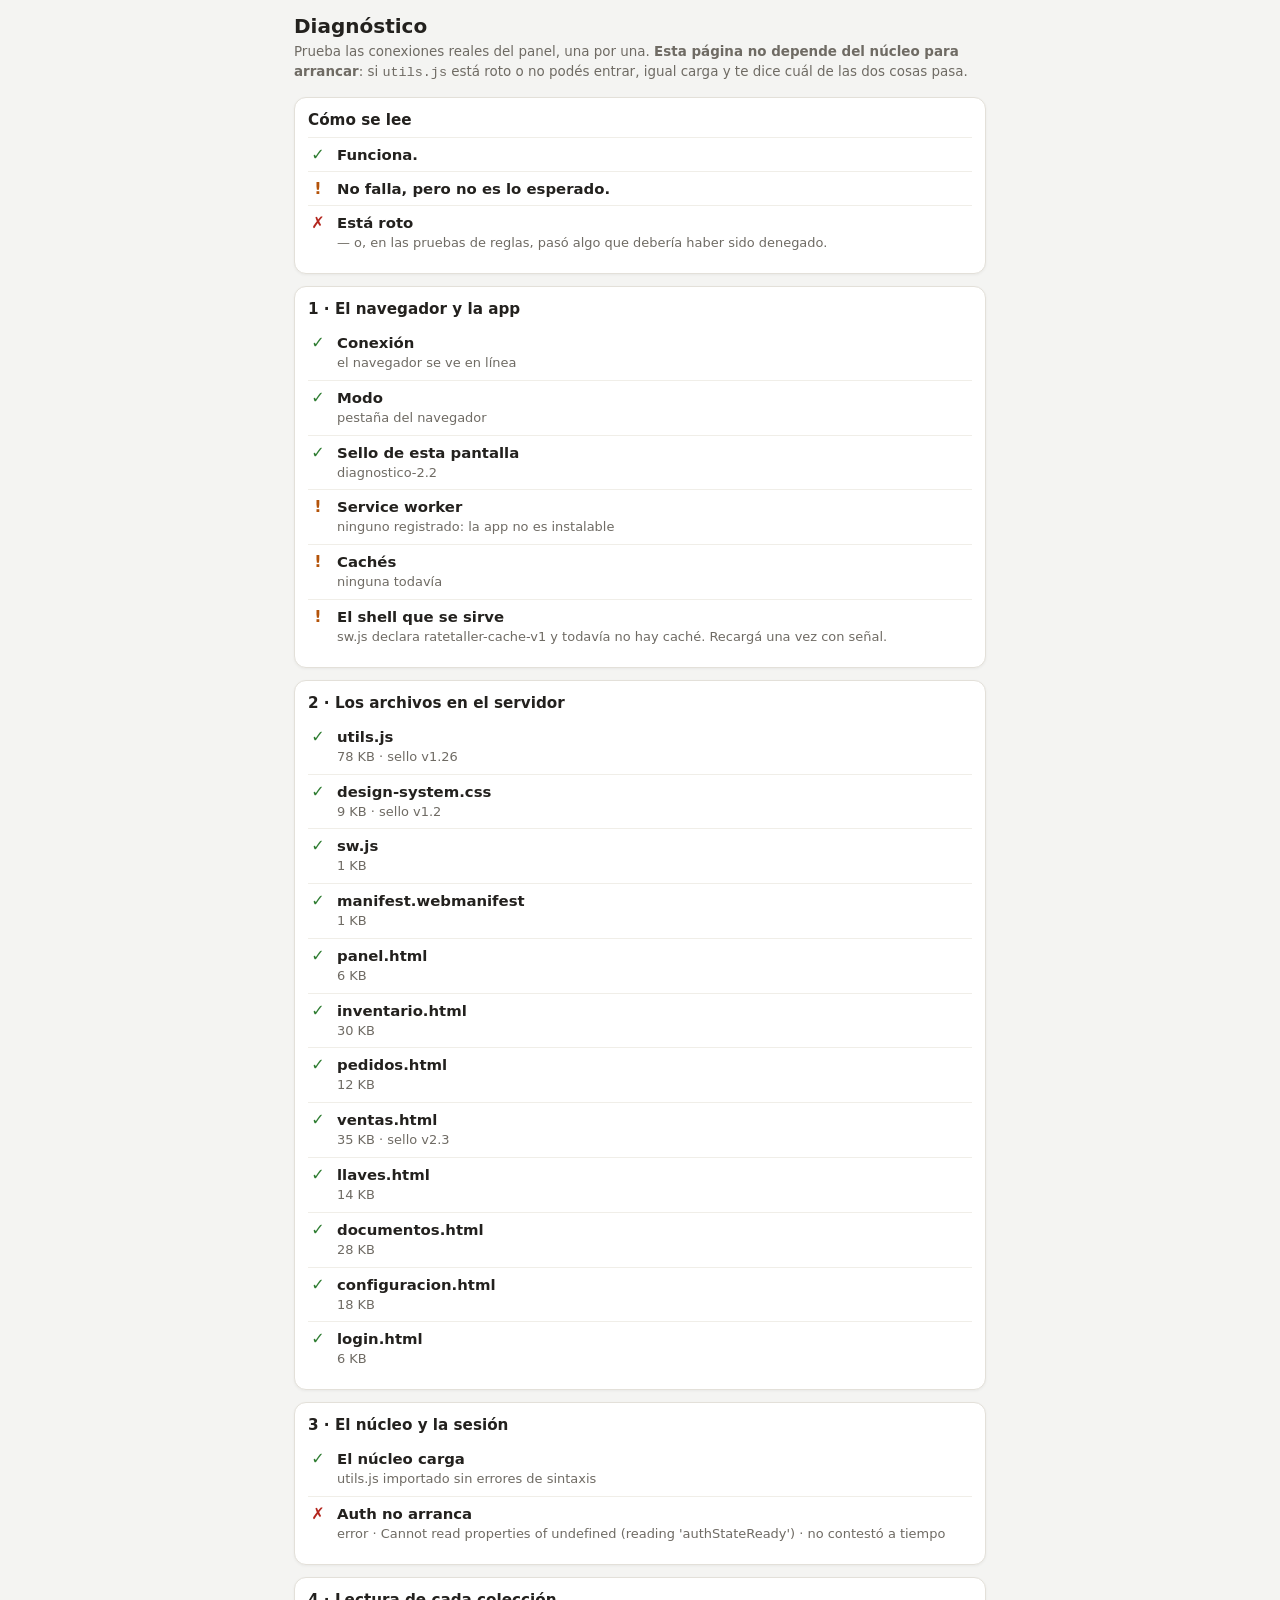
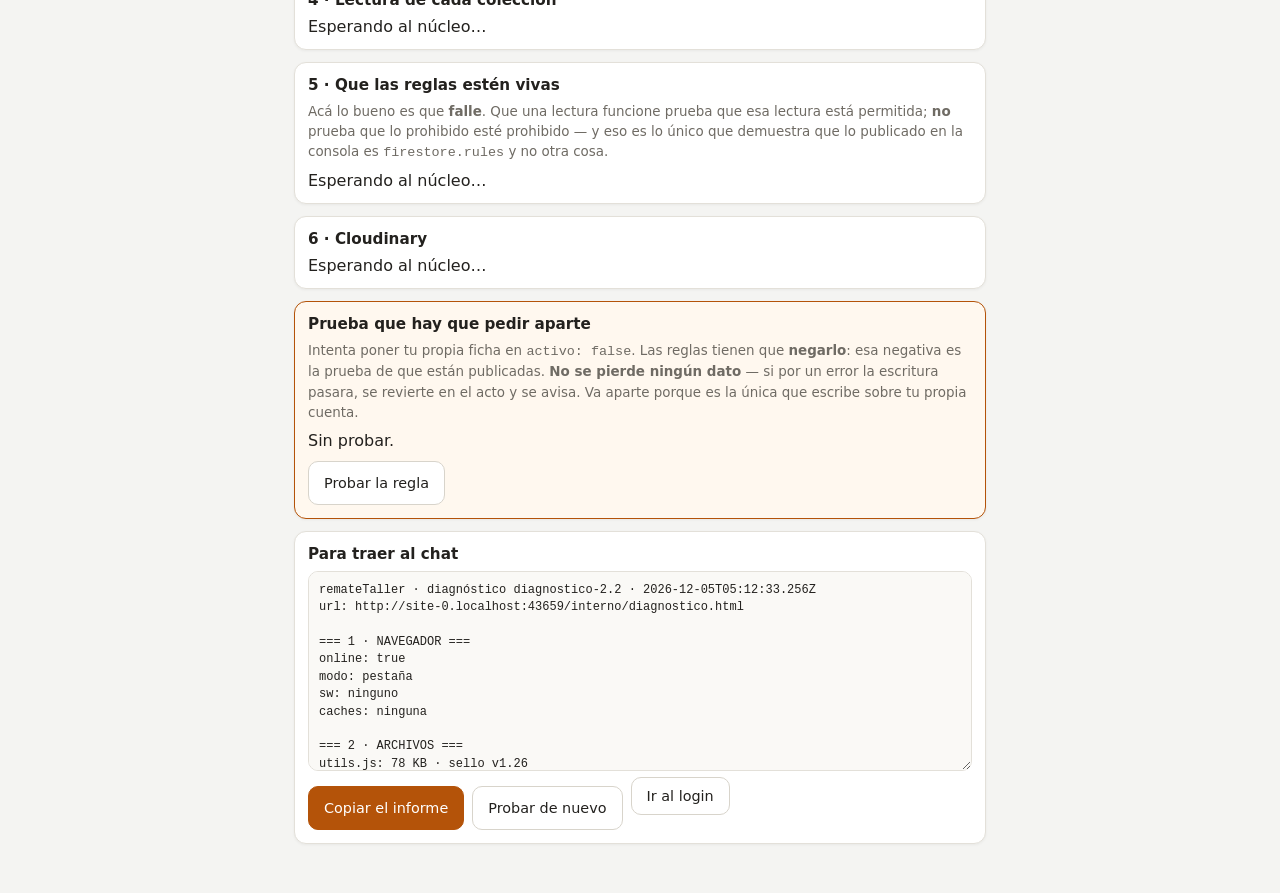
<file: interno/diagnostico.html>
<!DOCTYPE html>
<html lang="es">
<head>
<meta charset="UTF-8">
<meta name="viewport" content="width=device-width, initial-scale=1, viewport-fit=cover">
<title>Diagnóstico — remateTaller</title>
<link rel="stylesheet" href="design-system.css">
<meta name="theme-color" content="#b45309">
<link rel="icon" type="image/png" sizes="32x32" href="icons/favicon-32.png">
<style>
  /* Estilos propios y mínimos: si design-system.css no cargara, esta página
     tiene que seguir siendo legible. Es la que se abre cuando algo se rompe,
     así que no puede depender de nada del proyecto para verse. */
  body { font-family: system-ui, -apple-system, Arial, sans-serif; margin: 0;
    background: #f4f4f2; color: #23211e; }
  .wrap { max-width: 720px; margin: 0 auto; padding: 14px 14px 40px; }
  h1 { font-size: 1.25rem; margin: 0 0 4px; }
  .sub { color: #6f6b64; font-size: .84rem; margin: 0 0 14px; line-height: 1.5; }
  .tarj { background: #fff; border: 1px solid #e3e0d9; border-radius: 12px;
    padding: 13px; margin: 12px 0; box-shadow: 0 1px 3px rgba(0,0,0,.05); }
  .tarj h2 { font-size: .95rem; margin: 0 0 8px; }
  .l { display: flex; gap: 9px; align-items: flex-start; padding: 7px 0;
    border-top: 1px solid #f0eee8; }
  .l:first-child { border-top: 0; }
  .ic { flex: none; width: 1.25em; text-align: center; font-weight: 700; }
  .ic.ok { color: #2f7d32; } .ic.mal { color: #b3261e; } .ic.ojo { color: #b45309; }
  .txt { min-width: 0; } .txt b { font-weight: 600; font-size: .93rem; }
  .txt small { display: block; color: #6f6b64; font-size: .81rem; line-height: 1.45;
    margin-top: 2px; overflow-wrap: anywhere; }
  .acc { display: flex; flex-wrap: wrap; gap: 8px; margin-top: 11px; }
  button, .btn0 { font: inherit; font-size: .9rem; padding: 10px 15px; min-height: 44px;
    border-radius: 10px; border: 1px solid #d8d4cb; background: #fff; color: #23211e;
    cursor: pointer; }
  button.p { background: #b45309; border-color: #b45309; color: #fff; }
  button[disabled] { opacity: .55; }
  textarea { width: 100%; box-sizing: border-box; min-height: 200px; font-size: 12px;
    font-family: ui-monospace, SFMono-Regular, Menlo, monospace; line-height: 1.45;
    border: 1px solid #e3e0d9; border-radius: 10px; padding: 10px; background: #faf9f6;
    color: #23211e; }
  .peligro { border-color: #b45309; background: #fff8ef; }
</style>
</head>
<body>
<div class="wrap">

  <h1>Diagnóstico</h1>
  <p class="sub">Prueba las conexiones reales del panel, una por una.
    <b>Esta página no depende del núcleo para arrancar</b>: si <code>utils.js</code>
    está roto o no podés entrar, igual carga y te dice cuál de las dos cosas pasa.</p>

  <div class="tarj"><h2>Cómo se lee</h2>
    <div class="l"><span class="ic ok">✓</span><div class="txt"><b>Funciona.</b></div></div>
    <div class="l"><span class="ic ojo">!</span><div class="txt"><b>No falla, pero no es lo esperado.</b></div></div>
    <div class="l"><span class="ic mal">✗</span><div class="txt"><b>Está roto</b><small>— o, en las pruebas de reglas, pasó algo que debería haber sido denegado.</small></div></div>
  </div>

  <div class="tarj"><h2>1 · El navegador y la app</h2><div id="s1">Probando…</div></div>
  <div class="tarj"><h2>2 · Los archivos en el servidor</h2><div id="s2">Probando…</div></div>
  <div class="tarj"><h2>3 · El núcleo y la sesión</h2><div id="s3">Probando…</div></div>
  <div class="tarj"><h2>4 · Lectura de cada colección</h2><div id="s4">Esperando al núcleo…</div></div>

  <div class="tarj"><h2>5 · Que las reglas estén vivas</h2>
    <p class="sub" style="margin:0 0 8px;">Acá lo bueno es que <b>falle</b>. Que una
      lectura funcione prueba que esa lectura está permitida; <b>no</b> prueba que lo
      prohibido esté prohibido — y eso es lo único que demuestra que lo publicado en la
      consola es <code>firestore.rules</code> y no otra cosa.</p>
    <div id="s5">Esperando al núcleo…</div></div>

  <div class="tarj"><h2>6 · Cloudinary</h2><div id="s6">Esperando al núcleo…</div></div>

  <div class="tarj peligro"><h2>Prueba que hay que pedir aparte</h2>
    <p class="sub" style="margin:0 0 8px;">Intenta poner tu propia ficha en
      <code>activo: false</code>. Las reglas tienen que <b>negarlo</b>: esa negativa es
      la prueba de que están publicadas. <b>No se pierde ningún dato</b> — si por un
      error la escritura pasara, se revierte en el acto y se avisa. Va aparte porque es
      la única que escribe sobre tu propia cuenta.</p>
    <div id="s7">Sin probar.</div>
    <div class="acc"><button id="btnRegla">Probar la regla</button></div></div>

  <div class="tarj"><h2>Para traer al chat</h2>
    <textarea id="informe" readonly>Probando…</textarea>
    <div class="acc">
      <button class="p" id="btnCopiar">Copiar el informe</button>
      <button id="btnOtra">Probar de nuevo</button>
      <a href="./login.html" style="text-decoration:none;"><span class="btn0">Ir al login</span></a>
    </div></div>

</div>

<script type="module">
// ═══════════════════════════════════════════════════════════
// DIAGNÓSTICO — la página que se abre cuando algo se rompe.
// Sello: diagnostico-2.0
//
// Tres decisiones de fondo, tomadas de la página equivalente de Casa Verde
// después de que la v1.0 de esta las rompiera todas (D12):
//  1. NO usa verificarAuth. Si esa comprobación fuera el problema, una página
//     que la use para arrancar no puede diagnosticarla — y además te rebota
//     al login justo cuando querés averiguar por qué te rebota al login.
//  2. NO depende de utils.js para cargar. Lo importa APARTE, tarde y con red:
//     si el núcleo está roto o es viejo, esta página igual abre y lo dice.
//     Es también el único lugar del proyecto donde eso es correcto (§3.2).
//  3. Muestra el CÓDIGO CRUDO de cada error, no una traducción amable:
//     'permission-denied' y 'unavailable' tienen soluciones distintas.
// Regla general en PROTOCOLO-DESARROLLO.md §11.2, repo `datos`.
// ═══════════════════════════════════════════════════════════
const SELLO = "diagnostico-2.2";
const $ = (id) => document.getElementById(id);

const linea = (est, titulo, detalle) =>
  '<div class="l"><span class="ic ' + est + '">'
  + (est === 'ok' ? '✓' : est === 'mal' ? '✗' : '!')
  + '</span><div class="txt"><b>' + esc(titulo) + '</b>'
  + (detalle ? '<small>' + esc(detalle) + '</small>' : '') + '</div></div>';

// Propio, porque el del núcleo puede no estar disponible.
function esc(t) {
  return String(t == null ? "" : t)
    .replace(/&/g, "&amp;").replace(/</g, "&lt;").replace(/>/g, "&gt;")
    .replace(/"/g, "&quot;").replace(/'/g, "&#39;");
}

const informe = [];
const anotar = (t) => { informe.push(t); $('informe').value = informe.join('\n'); };

// Sin red, una lectura de Firestore no falla: espera. Sin plazo la sección
// queda en blanco y parece que el botón no anda. [casaverdecanas]
function conPlazo(p, ms) {
  return Promise.race([p, new Promise((_, rech) =>
    setTimeout(() => rech(Object.assign(new Error('sin respuesta'), { code: 'plazo' })), ms))]);
}
const motivo = (e) => {
  const c = (e && e.code) || 'error';
  if (c === 'permission-denied') return 'permission-denied · las reglas no lo permiten con este usuario';
  if (c === 'plazo') return 'plazo · Firestore no contestó en 8s: no es un permiso, no se llega al servidor';
  if (c === 'unavailable') return 'unavailable · sin conexión con Firestore';
  return c + (e && e.message ? ' · ' + e.message : '');
};

// ── 1 · El navegador y la app ────────────────────────────
async function s1() {
  let h = '';
  h += linea(navigator.onLine ? 'ok' : 'mal', 'Conexión',
    navigator.onLine ? 'el navegador se ve en línea' : 'sin conexión: casi todo lo de abajo va a fallar');
  anotar('online: ' + navigator.onLine);
  const inst = matchMedia('(display-mode: standalone)').matches;
  h += linea('ok', 'Modo', inst ? 'app instalada (standalone)' : 'pestaña del navegador');
  anotar('modo: ' + (inst ? 'instalada' : 'pestaña'));
  h += linea('ok', 'Sello de esta pantalla', SELLO);
  try {
    const rs = await navigator.serviceWorker.getRegistrations();
    if (!rs.length) { h += linea('ojo', 'Service worker', 'ninguno registrado: la app no es instalable'); anotar('sw: ninguno'); }
    else rs.forEach((r) => {
      const est = r.active ? 'activo' : r.installing ? 'instalándose' : 'en espera';
      h += linea('ok', 'Service worker', est + ' · alcance ' + r.scope);
      anotar('sw: ' + est + ' · ' + r.scope);
    });
  } catch (e) { h += linea('mal', 'Service worker', e.message); anotar('sw: ERROR ' + e.message); }
  try {
    const k = await caches.keys();
    h += linea(k.length ? 'ok' : 'ojo', 'Cachés', k.length ? k.join(', ') : 'ninguna todavía');
    anotar('caches: ' + (k.join(', ') || 'ninguna'));
    // Lo primero que explica una rareza es el sello (§3.12). El del shell es el
    // nombre de caché que declara sw.js, y la prueba es que coincida con la que
    // se está sirviendo: si no coinciden, el teléfono está mezclando archivos
    // viejos y nuevos, y eso se parece a cualquier otro problema menos a lo que es.
    const rsw = await conPlazo(fetch('sw.js?d=' + Date.now(), { cache: 'no-store' }), 12000);
    const msw = (await rsw.text()).match(/const\s+(?:VERSION|CACHE_NAME)\s*=\s*['"]([^'"]+)['"]/);
    if (!msw) {
      h += linea('ojo', 'El shell que se sirve', 'sw.js no declara un nombre de caché reconocible');
    } else if (!k.length) {
      h += linea('ojo', 'El shell que se sirve', 'sw.js declara ' + msw[1] + ' y todavía no hay caché. Recargá una vez con señal.');
    } else if (k.includes(msw[1])) {
      // OJO: en este proyecto esto no prueba gran cosa. El CACHE_NAME está
      // clavado en v1 desde que existe y no hay lista SHELL que obligue a
      // moverlo, así que "coincide" es el estado por defecto, no una garantía.
      // Es el pendiente 0 del §12.
      h += linea('ojo', 'El shell que se sirve',
        'sw.js declara ' + msw[1] + ' y es la que se sirve — pero ojo: este proyecto no sube ese '
        + 'número nunca (§12, pendiente 0), así que la coincidencia no prueba que el shell esté al día.');
      anotar('shell: ' + msw[1] + ' (contador que no se mueve — §12 pendiente 0)');
    } else {
      h += linea('mal', 'El shell que se sirve',
        'sw.js declara ' + msw[1] + ' pero la caché activa es ' + k.join(', ')
        + '. Estás viendo una mezcla de archivos viejos y nuevos.');
      anotar('shell: DESFASADO — declara ' + msw[1] + ', sirve ' + k.join(', '));
    }
  } catch (e) { h += linea('ojo', 'Cachés', 'no se pueden leer: ' + e.message); }
  $('s1').innerHTML = h;
}

// ── 2 · Los archivos en el servidor ──────────────────────
const ARCHIVOS = ['utils.js', 'design-system.css', 'sw.js', 'manifest.webmanifest',
  'panel.html', 'inventario.html', 'pedidos.html', 'ventas.html', 'llaves.html',
  'documentos.html', 'configuracion.html', 'login.html'];

async function s2() {
  let h = '';
  for (const f of ARCHIVOS) {
    try {
      const r = await conPlazo(fetch(f + '?d=' + Date.now(), { cache: 'no-store' }), 12000);
      if (!r.ok) { h += linea('mal', f, 'HTTP ' + r.status); anotar(f + ': HTTP ' + r.status); continue; }
      const t = await r.text();
      const kb = Math.round(t.length / 1024);
      let sello = '';
      const m = t.match(/\(v([0-9]+\.[0-9]+(?:\.[0-9]+)?)\)/);
      if (m) sello = ' · sello v' + m[1];
      h += linea('ok', f, kb + ' KB' + sello);
      anotar(f + ': ' + kb + ' KB' + sello);
    } catch (e) {
      h += linea('mal', f, 'no se pudo pedir: ' + (e.code === 'plazo' ? 'no contestó' : e.message));
      anotar(f + ': FALLA');
    }
  }
  $('s2').innerHTML = h;
}

// ── El núcleo, importado aparte y con red ────────────────
// Si esto falla, las secciones 4 a 7 no se pueden correr — y saberlo ES el
// diagnóstico. La página no se cae: lo dice y sigue.
let U = null, ficha = null, quien = null;

async function s3() {
  let h = '';
  try {
    // El ?d= es a propósito: fuerza traerlo de la red en vez de la caché del
    // módulo, que es la única forma de detectar un utils.js viejo o roto.
    // No duplica la app de Firebase: `initializeApp` con la MISMA config
    // devuelve la app que ya existe, así que `auth` y `db` siguen siendo los
    // de la sesión abierta. Si alguna vez cambia esa config a mitad de
    // camino, acá va a tirar `duplicate-app` — y eso también sería un
    // diagnóstico correcto.
    U = await import('./utils.js?d=' + Date.now());
    h += linea('ok', 'El núcleo carga', 'utils.js importado sin errores de sintaxis');
    anotar('\n=== 3 · NÚCLEO Y SESIÓN ===\nutils.js: carga OK');
  } catch (e) {
    h += linea('mal', 'utils.js NO CARGA', e.message
      + ' · Es lo primero a arreglar: un error de sintaxis en un módulo ES deja en blanco '
      + 'cualquier página que lo importe, sin nada visible que lo explique.');
    anotar('\n=== 3 · NÚCLEO Y SESIÓN ===\nutils.js NO CARGA: ' + e.message);
    $('s3').innerHTML = h;
    const av = linea('ojo', 'No se puede probar', 'hace falta que utils.js cargue.');
    $('s4').innerHTML = av; $('s5').innerHTML = av; $('s6').innerHTML = av;
    return false;
  }
  try {
    const cfg = U.db && U.db.app && U.db.app.options;
    if (cfg) { h += linea('ok', 'Proyecto de Firebase', cfg.projectId + ' · authDomain ' + cfg.authDomain);
      anotar('proyecto: ' + cfg.projectId); }
  } catch (e) { h += linea('ojo', 'Proyecto de Firebase', 'no se pudo leer la config: ' + e.message); }

  // Sesión SIN verificarAuth: esa función redirige al login, y acá lo que
  // interesa es justamente poder mirar por qué redirige.
  try {
    if (typeof U.auth.authStateReady === 'function') {
      await conPlazo(U.auth.authStateReady(), 8000);
    } else {
      await conPlazo(new Promise((res) => {
        const off = U.auth.onAuthStateChanged(() => { off(); res(); });
      }), 8000);
    }
    quien = U.auth.currentUser;
  } catch (e) {
    h += linea('mal', 'Auth no arranca', motivo(e) + ' · no contestó a tiempo');
    anotar('auth: NO ARRANCA');
    $('s3').innerHTML = h; return false;
  }
  if (!quien) {
    h += linea('ojo', 'Sin sesión', 'Auth arrancó bien, pero no hay nadie con la sesión abierta. '
      + 'Entrá por «Ir al login» y volvé: las secciones 4 a 7 la necesitan.');
    anotar('sesion: ninguna (Auth arrancó OK)');
    $('s3').innerHTML = h; return false;
  }
  h += linea('ok', 'Sesión iniciada', (quien.email || '') + ' · uid ' + quien.uid);
  anotar('sesion: ' + quien.email + ' · uid ' + quien.uid);
  try {
    const snap = await conPlazo(U.getDoc(U.doc(U.db, 'usuarios', quien.uid)), 8000);
    if (!snap.exists()) {
      h += linea('mal', 'No tenés ficha en usuarios/',
        'La cuenta existe en Auth pero no hay documento en usuarios/' + quien.uid
        + '. El panel te muestra la pantalla de «todavía no habilitada».');
      anotar('ficha: NO EXISTE');
    } else {
      ficha = snap.data();
      const perms = Object.keys(ficha.permisos || {}).filter((k) => ficha.permisos[k]);
      // El admin pasa por encima del catálogo, así que su mapa de permisos
      // suele estar vacío. Decir «permisos: ninguno» a secas se lee como una
      // alarma cuando es lo normal: hay que decir qué puede DE VERDAD.
      const resumen = ficha.rol === 'admin'
        ? 'admin: puede todo' + (perms.length ? ' · además tildados: ' + perms.join(', ')
            : ' (su mapa de permisos está vacío, y así corresponde)')
        : (perms.join(', ') || 'ninguno tildado: no va a poder hacer casi nada');
      h += linea(ficha.activo === true ? 'ok' : 'mal',
        'Ficha: ' + (ficha.nombre || '(sin nombre)') + ' · rol ' + (ficha.rol || '?'),
        'activo: ' + ficha.activo + ' · permisos: ' + resumen);
      anotar('ficha: ' + (ficha.nombre || '?') + ' · rol ' + ficha.rol + ' · activo ' + ficha.activo);
      anotar('permisos: ' + resumen);
    }
  } catch (e) {
    h += linea('mal', 'No se pudo leer tu ficha', motivo(e));
    anotar('ficha: ERROR ' + motivo(e));
  }
  $('s3').innerHTML = h;
  return true;
}

// ── 4 · Lectura de cada colección ────────────────────────
const COLECCIONES = [
  { c: 'categorias', n: 'lectura pública' },
  { c: 'productos', n: 'lectura pública' },
  { c: 'llaves', n: 'listar exige sesión activa' },
  { c: 'pedidos', n: 'listar exige sesión activa' },
  { c: 'ventas', n: 'exige sesión activa' },
  { c: 'metodosPago', n: 'exige sesión activa' },
  { c: 'documentos', n: 'exige el permiso documentos' },
  { c: 'usuarios', n: 'listar es solo de admin', soloAdmin: true }
];

async function s4() {
  anotar('\n=== 4 · LECTURA DE CADA COLECCIÓN ===');
  let h = '';
  const soyAdmin = ficha && ficha.rol === 'admin';
  for (const it of COLECCIONES) {
    try {
      const s = await conPlazo(U.getDocs(U.collection(U.db, it.c)), 8000);
      h += linea('ok', it.c, s.size + ' documento(s) · ' + it.n);
      anotar(it.c + ': OK · ' + s.size + ' doc(s)');
    } catch (e) {
      // Que a un no-admin le nieguen `usuarios` es la regla haciendo su
      // trabajo, no una falla.
      const esperado = it.soloAdmin && !soyAdmin && (e && e.code) === 'permission-denied';
      h += linea(esperado ? 'ok' : 'mal', it.c + ' — ' + it.n,
        esperado ? 'denegado, como corresponde a quien no es admin' : motivo(e));
      anotar(it.c + ': ' + (esperado ? 'denegado OK' : 'FALLA ' + motivo(e)));
    }
  }
  try {
    const s = await conPlazo(U.getDoc(U.doc(U.db, 'config', 'publico')), 8000);
    h += linea(s.exists() ? 'ok' : 'mal', 'config/publico',
      s.exists() ? 'existe · lectura pública'
        : 'NO EXISTE. La puerta pública cae a sus valores por defecto: dice «escribile por '
          + 'WhatsApp a Florencia» y esconde el botón, porque el teléfono viene vacío. '
          + 'Se carga desde Configuración → contacto y textos públicos.');
    anotar('config/publico: ' + (s.exists() ? 'existe' : 'NO EXISTE — la puerta pública queda sin botón'));
  } catch (e) { h += linea('mal', 'config/publico', motivo(e)); }
  $('s4').innerHTML = h;
}

// ── 5 · Que las reglas estén vivas ───────────────────────
// Acá se busca el ERROR: cada negativa prueba que esa regla está publicada.
async function negativa(titulo, intento, siPasa) {
  try {
    await conPlazo(intento(), 8000);
    anotar(titulo + ': PASÓ — ' + siPasa);
    return linea('mal', titulo + ' — PASÓ', siPasa);
  } catch (e) {
    const c = (e && e.code) || '';
    if (c === 'permission-denied') { anotar(titulo + ': denegado OK'); return linea('ok', titulo, 'denegado, como corresponde'); }
    anotar(titulo + ': no se pudo probar (' + motivo(e) + ')');
    return linea('ojo', titulo + ' — no se pudo probar', motivo(e));
  }
}

async function s5() {
  anotar('\n=== 5 · QUE LAS REGLAS ESTÉN VIVAS ===');
  anotar('(acá lo bueno es que FALLE: cada negativa prueba que esa regla está publicada)');
  let h = '';
  h += await negativa('Leer config/integraciones',
    () => U.getDoc(U.doc(U.db, 'config', 'integraciones')),
    'config/ solo tiene bloque para `publico`. Si esto se lee, hay un catch-all abierto.');
  h += await negativa('Leer una colección sin bloque',
    () => U.getDocs(U.collection(U.db, 'zz-diagnostico-sin-regla')),
    'Se leyó una colección que no tiene regla: hay un catch-all abierto.');
  h += await negativa('Escribir en una colección sin bloque',
    () => U.setDoc(U.doc(U.db, 'zz-diagnostico-sin-regla', 'prueba'), { t: Date.now() }),
    'Se escribió de verdad. Borrá zz-diagnostico-sin-regla/prueba desde la consola y republicá firestore.rules.');
  $('s5').innerHTML = h;
}

// ── 6 · Cloudinary ───────────────────────────────────────
async function s6() {
  let h = '';
  try {
    h += linea('ok', 'Configuración', 'cloud ' + U.CLOUDINARY.cloud + ' · preset ' + U.CLOUDINARY.preset);
    anotar('\n=== 6 · CLOUDINARY ===\ncloud ' + U.CLOUDINARY.cloud + ' · preset ' + U.CLOUDINARY.preset);
    await conPlazo(fetch('https://res.cloudinary.com/' + U.CLOUDINARY.cloud + '/image/upload/_diagnostico.jpg',
      { mode: 'no-cors', cache: 'no-store' }), 12000);
    h += linea('ok', 'El CDN de entrega responde', 'se llega a res.cloudinary.com');
    anotar('cdn: responde');
  } catch (e) {
    h += linea('mal', 'El CDN de entrega no responde', 'las fotos no se van a ver: ' + (e.message || e.code));
    anotar('cdn: NO RESPONDE');
  }
  $('s6').innerHTML = h;
}

// ── 7 · Desactivarte a vos mismo (a pedido) ──────────────
async function s7() {
  const b = $('btnRegla'); b.disabled = true;
  $('s7').innerHTML = 'Probando…';
  anotar('\n=== DESACTIVARTE A VOS MISMO ===');
  if (!U || !quien) {
    $('s7').innerHTML = linea('ojo', 'No se puede probar', 'hace falta el núcleo y una sesión abierta.');
    b.disabled = false; return;
  }
  let h = '';
  try {
    await conPlazo(U.updateDoc(U.doc(U.db, 'usuarios', quien.uid), { activo: false }), 8000);
    anotar('desactivarse: LA ESCRITURA PASÓ — revirtiendo');
    try {
      await U.updateDoc(U.doc(U.db, 'usuarios', quien.uid), { activo: true });
      h = linea('mal', 'LA ESCRITURA PASÓ, y se revirtió',
        'Pudiste desactivarte a vos mismo: las reglas publicadas no son las v0.4 o posteriores. '
        + 'Tu cuenta volvió a activo:true. Pegá firestore.rules completo en la consola antes de seguir.');
      anotar('desactivarse: PASÓ y se revirtió');
    } catch (e2) {
      h = linea('mal', 'PASÓ y NO SE PUDO REVERTIR',
        'Poné activo:true a mano en la consola de Firebase, en usuarios/' + quien.uid);
      anotar('desactivarse: PASÓ y NO SE REVIRTIÓ — arreglar a mano usuarios/' + quien.uid);
    }
  } catch (e) {
    const c = (e && e.code) || '';
    if (c === 'permission-denied') {
      h = linea('ok', 'Desactivarte a vos mismo',
        'denegado: la regla está publicada y viva. Es el resultado que se busca.');
      anotar('desactivarse: denegado OK — la regla está viva');
    } else {
      h = linea('ojo', 'No se pudo probar', motivo(e));
    }
  }
  $('s7').innerHTML = h;
  b.disabled = false;
}

// ── Arranque ─────────────────────────────────────────────
async function probarTodo() {
  informe.length = 0;
  anotar('remateTaller · diagnóstico ' + SELLO + ' · ' + new Date().toISOString());
  anotar('url: ' + location.href);
  anotar('\n=== 1 · NAVEGADOR ===');
  await s1();
  anotar('\n=== 2 · ARCHIVOS ===');
  await s2();
  const hayNucleo = await s3();
  if (hayNucleo) { await s4(); await s5(); await s6(); }
  anotar('\n— fin —');
}

$('btnOtra').addEventListener('click', probarTodo);
$('btnRegla').addEventListener('click', s7);
$('btnCopiar').addEventListener('click', async () => {
  const ta = $('informe');
  try { await navigator.clipboard.writeText(ta.value); $('btnCopiar').textContent = 'Copiado ✓'; }
  catch { ta.removeAttribute('readonly'); ta.focus(); ta.select(); $('btnCopiar').textContent = 'Copialo a mano'; }
});

probarTodo();
</script>
</body>
</html>
</file>
<file: interno/design-system.css>
/* =====================================================
   design-system.css — remateTaller (v1.2)
   Mobile-first. Paleta sobria: gris taller + ámbar remate.
   ===================================================== */

:root {
  --c-fondo: #f4f4f2;
  --c-superficie: #ffffff;
  --c-texto: #26292c;
  --c-texto-suave: #6b7178;
  --c-primario: #b45309;      /* ámbar oscuro */
  --c-primario-claro: #fef3e2;
  --c-borde: #e2e2de;
  --c-ok: #1a7f4b;
  --c-error: #c0392b;
  --c-aviso: #b7791f;
  --radio: 12px;
  --sombra: 0 1px 4px rgba(0,0,0,0.08);

  /* CUÁNTO COME LA BARRA DE ABAJO. Se trae de Casa Verde (`--cv-piso`), que
     ya cometió y corrigió este error: cualquier cosa pegada al borde inferior
     usa ESTA variable y no vuelve a hacer la cuenta a mano. Un número escrito
     a mano queda viejo el día que la barra cambia de alto, y en un teléfono
     con muesca ni siquiera es el mismo número.

     El valor de acá es sólo el respaldo para el primer pintado: la barra
     envuelve en una o dos filas según cuántos permisos tenga la persona, así
     que `renderNav()` la mide y escribe el valor real. En ≥900px la barra se
     va arriba y el piso pasa a valer 0 solo. */
  --rt-abajo: env(safe-area-inset-bottom, 0px);
  --rt-piso: calc(112px + var(--rt-abajo));
}

* { box-sizing: border-box; }

body {
  margin: 0;
  font-family: -apple-system, BlinkMacSystemFont, "Segoe UI", Roboto, sans-serif;
  background: var(--c-fondo);
  color: var(--c-texto);
  font-size: 16px;
  -webkit-tap-highlight-color: transparent;
}

/* ---------- Barra superior (marca + cuenta) ---------- */
/* La navegación ya NO vive acá: se fue abajo, al alcance del pulgar. Arriba
   queda sólo la marca y el botón de la cuenta. */
#topbar {
  position: sticky;
  top: 0;
  z-index: 100;
  background: var(--c-superficie);
  border-bottom: 1px solid var(--c-borde);
  box-shadow: var(--sombra);
}

.brand {
  display: flex;
  align-items: center;
  gap: 8px;
  padding: 12px 16px 6px;
  font-weight: 700;
  font-size: 18px;
  color: var(--c-primario);
}
.brand .material-icons { font-size: 22px; }

/* La barra ENVUELVE, no scrollea.
   Scrolleaba horizontal hasta la v1.1, y con eso todo lo que pasaba del
   quinto ítem quedaba fuera de pantalla en un teléfono: primero le pasó a
   "Salir" y después a "Documentos". Un acceso que no se ve no existe.
   Envolviendo, los siete entran en dos filas y se ven todos de una. */
.nav-scroll {
  display: flex;
  flex-wrap: wrap;
  gap: 4px;
  padding: 4px 8px;
  max-width: 560px;
  margin: 0 auto;
}

/* ── La barra, abajo ──────────────────────────────────────
   Pedido de Mauro el 2026-09-11, y es el mismo diseño que ya usan Casa Verde
   y el panel: en un teléfono la mano agarra abajo, y arriba a la izquierda es
   el rincón más lejos del pulgar. Los ocho ítems siguen VIÉNDOSE TODOS —la
   decisión de la v1.1 no se toca—, sólo que ahora en dos filas al alcance.
   La arma `renderNav()` en utils.js; ninguna página la declara. */
#rt-barra {
  position: fixed;
  left: 0; right: 0; bottom: 0;
  z-index: 95;
  background: var(--c-superficie);
  border-top: 1px solid var(--c-borde);
  padding-bottom: var(--rt-abajo);
  box-shadow: 0 -2px 14px rgba(0, 0, 0, 0.08);
}

/* Le deja lugar. La clase la pone `renderNav()` al pintar, así que una página
   sin navegación (el login) no se come el hueco. */
body.rt-conbarra { padding-bottom: calc(var(--rt-piso) + 8px); }

.nav-link {
  display: flex;
  flex-direction: column;
  align-items: center;
  gap: 2px;
  flex: 1 1 68px;
  max-width: 96px;
  padding: 6px 6px;
  border-radius: var(--radio);
  text-decoration: none;
  color: var(--c-texto-suave);
  font-size: 12px;
}
.nav-link .material-icons { font-size: 22px; }
.nav-link.activo {
  background: var(--c-primario-claro);
  color: var(--c-primario);
  font-weight: 600;
}

/* ---------- Layout ---------- */
main, .contenedor {
  max-width: 720px;
  margin: 0 auto;
  padding: 16px;
}

h1 { font-size: 22px; margin: 8px 0 16px; }
h2 { font-size: 18px; margin: 20px 0 10px; }

/* ---------- Tarjetas ---------- */
.card {
  background: var(--c-superficie);
  border: 1px solid var(--c-borde);
  border-radius: var(--radio);
  box-shadow: var(--sombra);
  padding: 16px;
  margin-bottom: 14px;
}

.kpis {
  display: grid;
  grid-template-columns: repeat(3, 1fr);
  gap: 10px;
  margin-bottom: 16px;
}
.kpi {
  background: var(--c-superficie);
  border: 1px solid var(--c-borde);
  border-radius: var(--radio);
  padding: 14px 8px;
  text-align: center;
}
.kpi .num { font-size: 26px; font-weight: 700; color: var(--c-primario); }
.kpi .lbl { font-size: 12px; color: var(--c-texto-suave); margin-top: 2px; }

/* ---------- Accesos del panel ----------
   Tarjetas grandes a cada sección, en el panel. Existen porque la barra de
   navegación es chica en un teléfono y porque a un ayudante que ve tres
   secciones el panel le tiene que mostrar SUS tres, no las siete. */
.accesos {
  display: grid;
  grid-template-columns: repeat(2, 1fr);
  gap: 10px;
  margin-bottom: 16px;
}
.acceso {
  display: flex;
  align-items: center;
  gap: 10px;
  background: var(--c-superficie);
  border: 1px solid var(--c-borde);
  border-radius: var(--radio);
  padding: 16px 14px;
  text-decoration: none;
  color: var(--c-texto);
  font-weight: 600;
  font-size: 15px;
}
.acceso .material-icons { color: var(--c-primario); font-size: 26px; }
.acceso:active { background: var(--c-fondo); }

/* ---------- Formularios ---------- */
label { display: block; font-size: 14px; font-weight: 600; margin: 12px 0 4px; }

input, select, textarea {
  width: 100%;
  padding: 12px;
  font-size: 16px; /* evita zoom automático en iOS */
  border: 1px solid var(--c-borde);
  border-radius: var(--radio);
  background: var(--c-superficie);
  color: var(--c-texto);
}
input:focus, select:focus, textarea:focus {
  outline: 2px solid var(--c-primario);
  border-color: transparent;
}

/* ---------- Botones ---------- */
.btn {
  display: inline-flex;
  align-items: center;
  justify-content: center;
  gap: 6px;
  padding: 12px 20px;
  font-size: 16px;
  font-weight: 600;
  border: none;
  border-radius: var(--radio);
  cursor: pointer;
  background: var(--c-primario);
  color: #fff;
  width: 100%;
  margin-top: 14px;
}
.btn:active { opacity: 0.85; }
.btn.secundario {
  background: var(--c-superficie);
  color: var(--c-primario);
  border: 1px solid var(--c-primario);
}
.btn.peligro { background: var(--c-error); }
.btn:disabled { opacity: 0.5; cursor: default; }

/* ---------- Badges ---------- */
.badge {
  display: inline-block;
  padding: 3px 10px;
  border-radius: 999px;
  font-size: 12px;
  font-weight: 600;
}
.badge.ok     { background: #e3f5eb; color: var(--c-ok); }
.badge.error  { background: #fdecea; color: var(--c-error); }
.badge.aviso  { background: #fdf3e0; color: var(--c-aviso); }
.badge.neutro { background: #eceff1; color: var(--c-texto-suave); }

/* ---------- Toast ---------- */
/* Sube por encima de la barra de abajo. Sin el `--rt-piso` quedaba tapado,
   que es el modo más tonto de perder un mensaje de error. */
.toast {
  position: fixed;
  bottom: calc(24px + var(--rt-piso));
  left: 50%;
  transform: translateX(-50%) translateY(80px);
  background: var(--c-texto);
  color: #fff;
  padding: 12px 22px;
  border-radius: 999px;
  font-size: 14px;
  opacity: 0;
  transition: all 0.25s ease;
  z-index: 500;
  max-width: 90vw;
  text-align: center;
}
.toast.visible { transform: translateX(-50%) translateY(0); opacity: 1; }
.toast.error { background: var(--c-error); }
.toast.ok { background: var(--c-ok); }

/* ---------- Utilitarios ---------- */
.texto-suave { color: var(--c-texto-suave); font-size: 14px; }
.centrado { text-align: center; }
.fila { display: flex; gap: 10px; align-items: center; }
.fila > * { flex: 1; }

/* ---------- Pantalla de login ---------- */
.login-wrap {
  min-height: 100vh;
  display: flex;
  align-items: center;
  justify-content: center;
  padding: 20px;
}
.login-card {
  width: 100%;
  max-width: 380px;
  background: var(--c-superficie);
  border-radius: var(--radio);
  box-shadow: var(--sombra);
  padding: 28px 22px;
}
.login-card .brand { justify-content: center; padding: 0 0 18px; font-size: 22px; }

/* ── Pantalla grande: la misma barra, arriba ──────────────
   No es un segundo diseño: es la misma barra con otro `position`. En un
   monitor el pulgar no existe y el borde de abajo está lejos de todo. */
@media (min-width: 900px) {
  :root { --rt-piso: 0px; }
  body.rt-conbarra { padding-bottom: 0; }
  #rt-barra {
    position: sticky;
    top: 0;
    bottom: auto;
    border-top: 0;
    border-bottom: 1px solid var(--c-borde);
    padding-bottom: 0;
    box-shadow: var(--sombra);
  }
}
</file>
